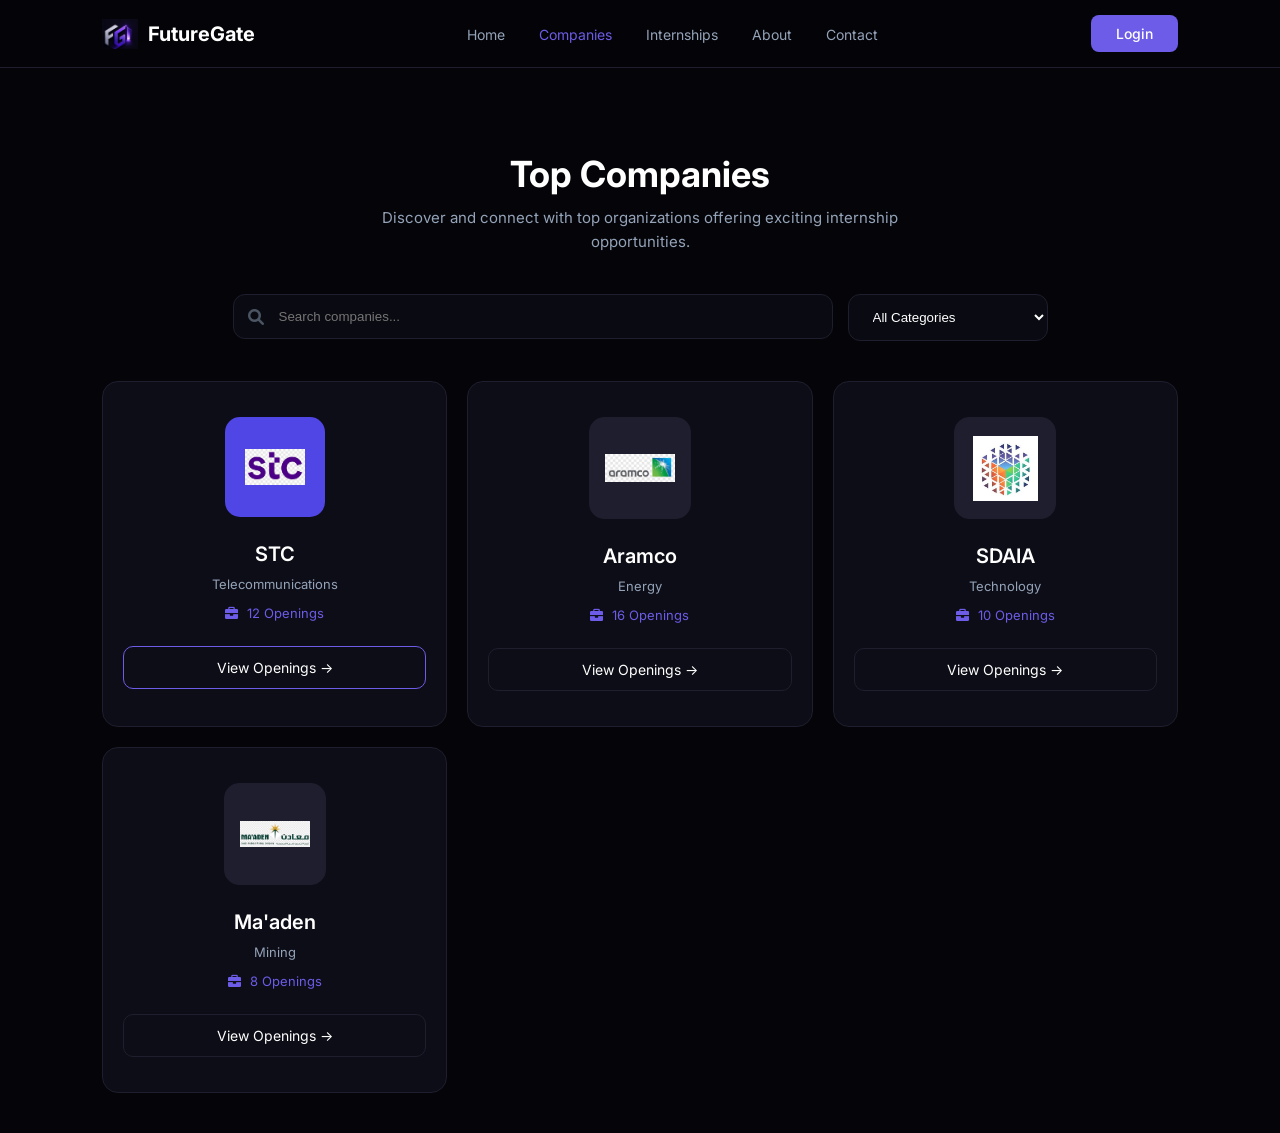
<file: companies.html>
<!DOCTYPE html>
<html lang="en">
<head>
    <meta charset="UTF-8">
    <meta name="viewport" content="width=device-width, initial-scale=1.0">
    <title>Companies - FutureGate</title>
    <link rel="stylesheet" href="style.css">
    <link rel="stylesheet" href="https://cdnjs.cloudflare.com/ajax/libs/font-awesome/6.0.0/css/all.min.css">
</head>
<body>

    <nav>
        <div class="logo">
            <img src="images/logo.png" height="30" onerror="this.style.display='none'">
            <span style="font-weight: bold; font-size: 20px;">FutureGate</span>
        </div>
        <div class="nav-links">
            <a href="index.html">Home</a>
            <a href="companies.html" class="active">Companies</a>
            <a href="internship.html">Internships</a>
            <a href="team.html">About</a>
            <a href="contact.html">Contact</a>
        </div>
        <a href="login.html" class="login-btn">Login</a>
    </nav>

    <header style="text-align: center; padding: 60px 0 20px;">
        <h1 style="font-size: 36px; margin-bottom: 10px;">Top Companies</h1>
        <p style="color: var(--text-gray); font-size: 15px; max-width: 600px; margin: 0 auto 40px; line-height: 1.6;">
            Discover and connect with top organizations offering exciting internship opportunities.
        </p>

        <div style="display: flex; gap: 15px; justify-content: center; padding: 0 8%; flex-wrap: wrap;">
            <div style="position: relative; width: 600px;">
                <i class="fas fa-search" style="position: absolute; left: 15px; top: 15px; color: #4b5563;"></i>
                <input type="text" placeholder="Search companies..." 
                       style="width: 100%; padding: 14px 14px 14px 45px; background: #0a0a12; border: 1px solid var(--border-color); border-radius: 12px; color: white; outline: none; box-sizing: border-box;">
            </div>
            <select style="padding: 14px 20px; background: #0a0a12; border: 1px solid var(--border-color); border-radius: 12px; color: white; outline: none; width: 200px; cursor: pointer;">
                <option>All Categories</option>
                <option>Technology</option>
                <option>Energy</option>
            </select>
        </div>
    </header>

    <div class="grid" style="padding-top: 20px;">
        
        <div class="card" style="text-align: center; padding: 35px 20px;">
            <div style="background: #4f46e5; width: 100px; height: 100px; border-radius: 15px; margin: 0 auto 25px; display: flex; align-items: center; justify-content: center;">
                <img src="images/stc.png" style="width: 60px;" alt="STC">
            </div>
            <h3 style="margin: 0; font-size: 20px; font-weight: 600;">STC</h3>
            <p style="color: var(--text-gray); font-size: 13px; margin: 10px 0;">Telecommunications</p>
            <p style="color: var(--primary-purple); font-size: 13px; margin-bottom: 25px;">
                <i class="fas fa-briefcase" style="margin-right: 5px;"></i> 12 Openings
            </p>
            <a href="#" class="view-btn" style="margin-top: 0; border-color: var(--primary-purple); color: white;">View Openings →</a>
        </div>

        <div class="card" style="text-align: center; padding: 35px 20px;">
            <div style="background: #1e1e2e; width: 100px; height: 100px; border-radius: 15px; margin: 0 auto 25px; display: flex; align-items: center; justify-content: center; border: 1px solid var(--border-color);">
                <img src="images/aramco.png" style="width: 70px;" alt="Aramco">
            </div>
            <h3 style="margin: 0; font-size: 20px; font-weight: 600;">Aramco</h3>
            <p style="color: var(--text-gray); font-size: 13px; margin: 10px 0;">Energy</p>
            <p style="color: var(--primary-purple); font-size: 13px; margin-bottom: 25px;">
                <i class="fas fa-briefcase" style="margin-right: 5px;"></i> 16 Openings
            </p>
            <a href="#" class="view-btn" style="margin-top: 0;">View Openings →</a>
        </div>

        <div class="card" style="text-align: center; padding: 35px 20px;">
            <div style="background: #1e1e2e; width: 100px; height: 100px; border-radius: 15px; margin: 0 auto 25px; display: flex; align-items: center; justify-content: center; border: 1px solid var(--border-color);">
                <img src="images/sdaia.png" style="width: 65px;" alt="SDAIA">
            </div>
            <h3 style="margin: 0; font-size: 20px; font-weight: 600;">SDAIA</h3>
            <p style="color: var(--text-gray); font-size: 13px; margin: 10px 0;">Technology</p>
            <p style="color: var(--primary-purple); font-size: 13px; margin-bottom: 25px;">
                <i class="fas fa-briefcase" style="margin-right: 5px;"></i> 10 Openings
            </p>
            <a href="#" class="view-btn" style="margin-top: 0;">View Openings →</a>
        </div>

        <div class="card" style="text-align: center; padding: 35px 20px;">
            <div style="background: #1e1e2e; width: 100px; height: 100px; border-radius: 15px; margin: 0 auto 25px; display: flex; align-items: center; justify-content: center; border: 1px solid var(--border-color);">
                <img src="images/maaden.png" style="width: 70px;" alt="Ma'aden">
            </div>
            <h3 style="margin: 0; font-size: 20px; font-weight: 600;">Ma'aden</h3>
            <p style="color: var(--text-gray); font-size: 13px; margin: 10px 0;">Mining</p>
            <p style="color: var(--primary-purple); font-size: 13px; margin-bottom: 25px;">
                <i class="fas fa-briefcase" style="margin-right: 5px;"></i> 8 Openings
            </p>
            <a href="#" class="view-btn" style="margin-top: 0;">View Openings →</a>
        </div>

    </div>

</body>
</html>
</file>
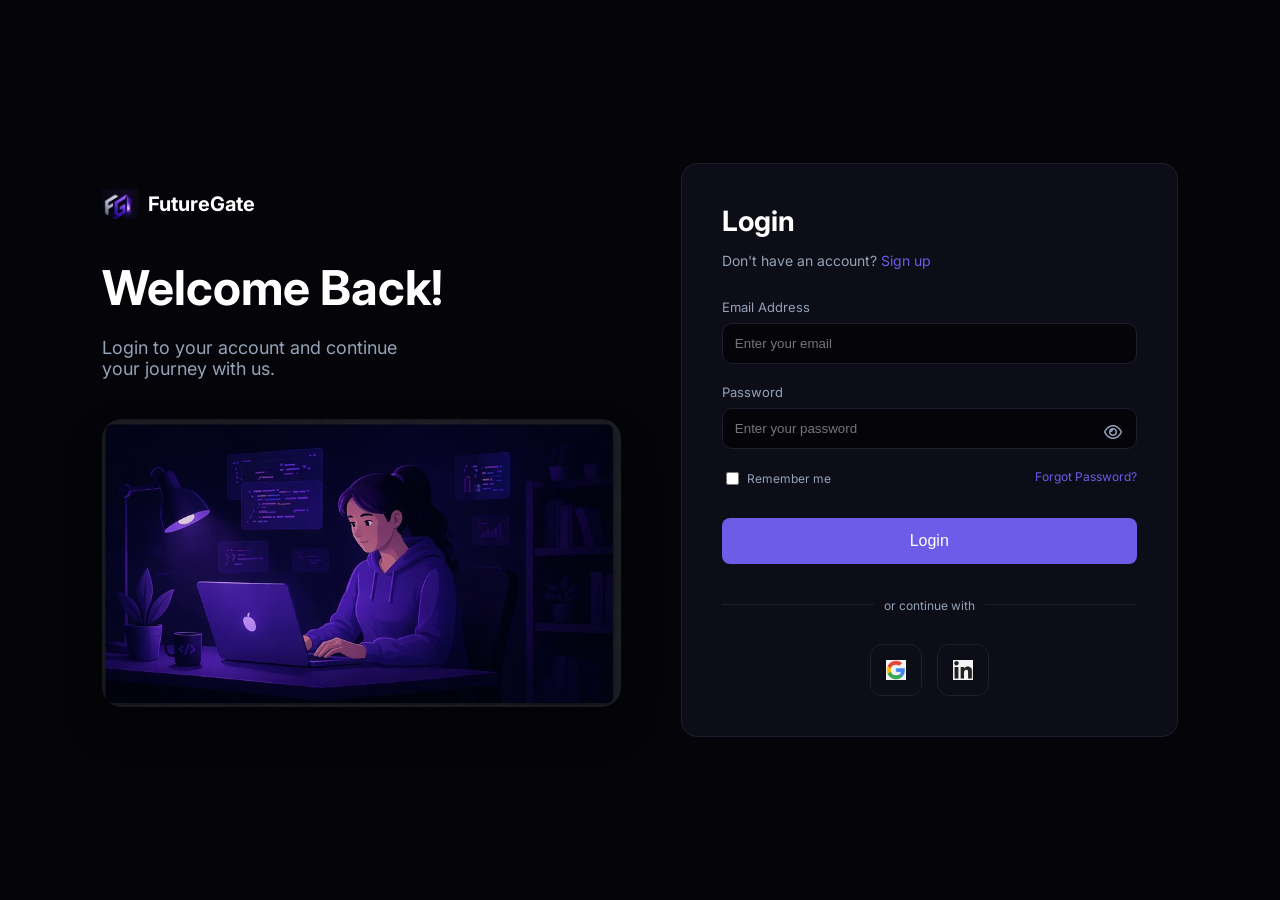
<file: login.html>
<!DOCTYPE html>
<html lang="en">
<head>
    <meta charset="UTF-8">
    <meta name="viewport" content="width=device-width, initial-scale=1.0">
    <title>FutureGate - Login</title>
    <link rel="stylesheet" href="style.css">
    <link rel="stylesheet" href="https://cdnjs.cloudflare.com/ajax/libs/font-awesome/6.0.0/css/all.min.css">
</head>
<body style="display: flex; min-height: 100vh; align-items: center; justify-content: center; padding: 0 8%;">

    <div style="display: flex; width: 100%; max-width: 1100px; gap: 60px; align-items: center;">
        
        <div style="flex: 1; display: none; display: block;">
            <div style="display: flex; align-items: center; gap: 10px; margin-bottom: 40px;">
                <img src="images/logo.png" height="30" onerror="this.style.display='none'">
                <span style="font-weight: bold; font-size: 20px;">FutureGate</span>
            </div>
            <h1 style="font-size: 48px; margin: 0; line-height: 1.2;">Welcome Back!</h1>
            <p style="color: var(--text-gray); font-size: 18px; margin: 20px 0 40px;">
                Login to your account and continue <br>your journey with us.
            </p>
            <img src="images/cooding.jpg" style="width: 100%; border-radius: 20px; box-shadow: 0 20px 40px rgba(0,0,0,0.3);">
        </div>

        <div class="card" style="flex: 0.8; max-width: 420px; padding: 40px;">
            <h2 style="margin: 0 0 10px 0; font-size: 28px;">Login</h2>
            <p style="color: var(--text-gray); font-size: 14px; margin-bottom: 30px;">
                Don't have an account? <a href="#" style="color: var(--primary-purple); text-decoration: none;">Sign up</a>
            </p>

            <form>
                <div style="margin-bottom: 20px;">
                    <label style="display: block; font-size: 13px; color: var(--text-gray); margin-bottom: 8px;">Email Address</label>
                    <input type="email" placeholder="Enter your email" 
                           style="width: 100%; padding: 12px; background: #050509; border: 1px solid var(--border-color); border-radius: 10px; color: white; outline: none; box-sizing: border-box;">
                </div>

                <div style="margin-bottom: 20px; position: relative;">
                    <label style="display: block; font-size: 13px; color: var(--text-gray); margin-bottom: 8px;">Password</label>
                    <input type="password" placeholder="Enter your password" 
                           style="width: 100%; padding: 12px; background: #050509; border: 1px solid var(--border-color); border-radius: 10px; color: white; outline: none; box-sizing: border-box;">
                    <i class="far fa-eye" style="position: absolute; right: 15px; top: 40px; color: var(--text-gray); cursor: pointer;"></i>
                </div>

                <div style="display: flex; justify-content: space-between; font-size: 12px; margin-bottom: 30px;">
                    <label style="display: flex; align-items: center; gap: 5px; cursor: pointer; color: var(--text-gray);">
                        <input type="checkbox" style="accent-color: var(--primary-purple);"> Remember me
                    </label>
                    <a href="#" style="color: var(--primary-purple); text-decoration: none;">Forgot Password?</a>
                </div>

                <button type="submit" class="login-btn" style="width: 100%; border: none; padding: 14px; cursor: pointer; font-size: 16px;">
                    Login
                </button>
            </form>

            <div style="text-align: center; margin: 30px 0; position: relative;">
                <span style="background: var(--card-bg); padding: 0 10px; color: var(--text-gray); font-size: 12px; position: relative; z-index: 1;">or continue with</span>
                <hr style="position: absolute; top: 50%; width: 100%; border: 0; border-top: 1px solid var(--border-color); margin: 0;">
            </div>

            <div style="display: flex; gap: 15px; justify-content: center;">
                <div style="width: 50px; height: 50px; border: 1px solid var(--border-color); border-radius: 12px; display: flex; align-items: center; justify-content: center; cursor: pointer;">
                    <img src="images/google.png" width="20" onerror="this.style.display='none'">
                </div>
                <div style="width: 50px; height: 50px; border: 1px solid var(--border-color); border-radius: 12px; display: flex; align-items: center; justify-content: center; cursor: pointer;">
                    <img src="images/linkedin.png" width="20" onerror="this.style.display='none'">
                </div>
            </div>
        </div>
    </div>

</body>
</html>
</file>
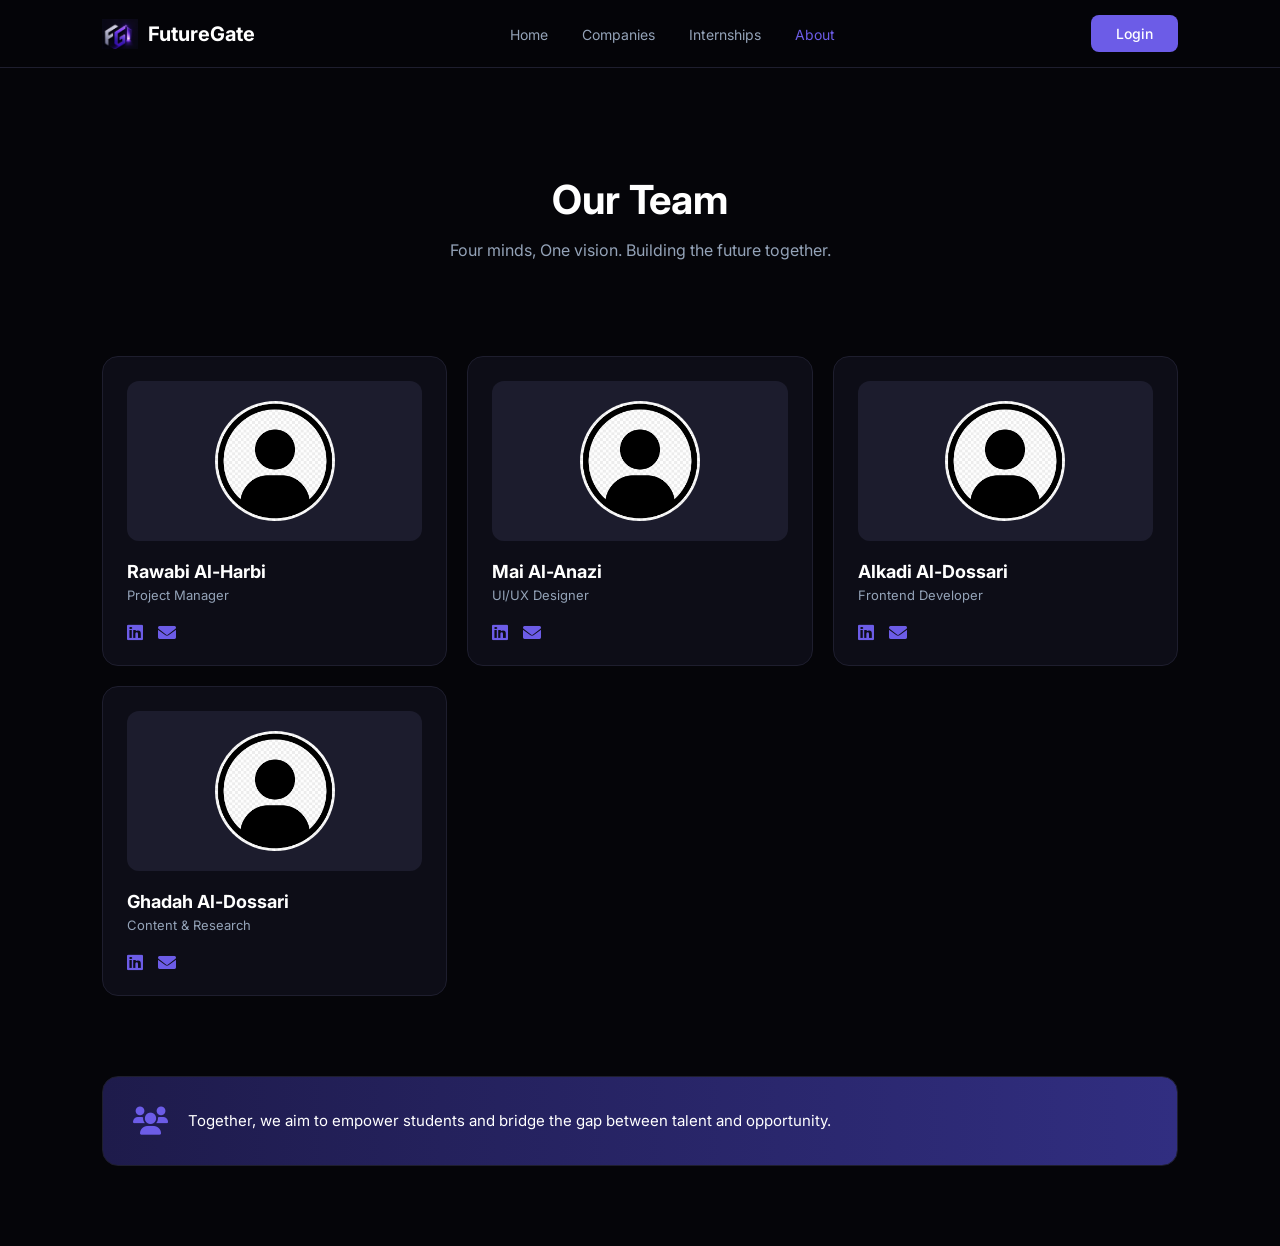
<file: team.html>
<!DOCTYPE html>
<html lang="en">
<head>
    <meta charset="UTF-8">
    <meta name="viewport" content="width=device-width, initial-scale=1.0">
    <title>Our Team - FutureGate</title>
    <link rel="stylesheet" href="style.css">
    <link rel="stylesheet" href="https://cdnjs.cloudflare.com/ajax/libs/font-awesome/6.0.0/css/all.min.css">
</head>
<body>

    <nav>
        <div class="logo">
            <img src="images/logo.png" height="30" onerror="this.style.display='none'">
            <span style="font-weight: bold; font-size: 20px;">FutureGate</span>
        </div>
        <div class="nav-links">
            <a href="index.html">Home</a>
            <a href="companies.html">Companies</a>
            <a href="internship.html">Internships</a>
            <a href="team.html" class="active">About</a>
        </div>
        <a href="login.html" class="login-btn">Login</a>
    </nav>

    <header style="text-align: center; padding: 80px 0 40px;">
        <h1 style="font-size: 40px; margin-bottom: 10px;">Our Team</h1>
        <p style="color: var(--text-gray); font-size: 16px;">Four minds, One vision. Building the future together.</p>
    </header>

    <div class="grid" style="justify-content: center; max-width: 1200px; margin: 0 auto;">
        
        <div class="card" style="text-align: left;">
            <div style="background: #1c1c2d; border-radius: 12px; padding: 20px; margin-bottom: 20px; display: flex; justify-content: center;">
                <img src="images/member1.png" alt="Rawabi" style="width: 120px; height: 120px; border-radius: 50%; object-fit: cover;">
            </div>
            <h4 style="margin: 0; font-size: 18px;">Rawabi Al-Harbi</h4>
            <p style="color: var(--text-gray); font-size: 13px; margin: 5px 0 20px;">Project Manager</p>
            <div style="display: flex; gap: 15px; color: var(--primary-purple); font-size: 18px;">
                <i class="fab fa-linkedin"></i>
                <i class="fas fa-envelope"></i>
            </div>
        </div>

        <div class="card" style="text-align: left;">
            <div style="background: #1c1c2d; border-radius: 12px; padding: 20px; margin-bottom: 20px; display: flex; justify-content: center;">
                <img src="images/member2.png" alt="Mai" style="width: 120px; height: 120px; border-radius: 50%; object-fit: cover;">
            </div>
            <h4 style="margin: 0; font-size: 18px;">Mai Al-Anazi</h4>
            <p style="color: var(--text-gray); font-size: 13px; margin: 5px 0 20px;">UI/UX Designer</p>
            <div style="display: flex; gap: 15px; color: var(--primary-purple); font-size: 18px;">
                <i class="fab fa-linkedin"></i>
                <i class="fas fa-envelope"></i>
            </div>
        </div>

        <div class="card" style="text-align: left;">
            <div style="background: #1c1c2d; border-radius: 12px; padding: 20px; margin-bottom: 20px; display: flex; justify-content: center;">
                <img src="images/member3.png" alt="Alkadi" style="width: 120px; height: 120px; border-radius: 50%; object-fit: cover;">
            </div>
            <h4 style="margin: 0; font-size: 18px;">Alkadi Al-Dossari</h4>
            <p style="color: var(--text-gray); font-size: 13px; margin: 5px 0 20px;">Frontend Developer</p>
            <div style="display: flex; gap: 15px; color: var(--primary-purple); font-size: 18px;">
                <i class="fab fa-linkedin"></i>
                <i class="fas fa-envelope"></i>
            </div>
        </div>

        <div class="card" style="text-align: left;">
            <div style="background: #1c1c2d; border-radius: 12px; padding: 20px; margin-bottom: 20px; display: flex; justify-content: center;">
                <img src="images/member4.png" alt="Ghadah" style="width: 120px; height: 120px; border-radius: 50%; object-fit: cover;">
            </div>
            <h4 style="margin: 0; font-size: 18px;">Ghadah Al-Dossari</h4>
            <p style="color: var(--text-gray); font-size: 13px; margin: 5px 0 20px;">Content & Research</p>
            <div style="display: flex; gap: 15px; color: var(--primary-purple); font-size: 18px;">
                <i class="fab fa-linkedin"></i>
                <i class="fas fa-envelope"></i>
            </div>
        </div>

    </div>

    <div style="background: linear-gradient(90deg, #1e1b4b 0%, #312e81 100%); margin: 40px 8% 80px; padding: 30px; border-radius: 16px; display: flex; align-items: center; gap: 20px; border: 1px solid var(--border-color);">
        <i class="fas fa-users" style="font-size: 28px; color: var(--primary-purple);"></i>
        <p style="margin: 0; font-size: 15px; line-height: 1.6;">Together, we aim to empower students and bridge the gap between talent and opportunity.</p>
    </div>

</body>
</html>
</file>
<file: style.css>
@import url('https://fonts.googleapis.com/css2?family=Inter:wght@300;400;500;600;700&display=swap');

:root {
    --primary-purple: #6c5ce7;
    --dark-bg: #050509;
    --card-bg: #0d0d17;
    --border-color: #1e1e2e;
    --text-gray: #94a3b8;
}

body {
    background-color: var(--dark-bg);
    color: white;
    font-family: 'Inter', sans-serif;
    margin: 0;
    padding: 0;
}

/* Navbar - الهيدر العلوي */
nav {
    display: flex;
    justify-content: space-between;
    align-items: center;
    padding: 15px 8%;
    background: rgba(5, 5, 9, 0.95);
    border-bottom: 1px solid var(--border-color);
    position: sticky;
    top: 0;
    z-index: 1000;
}

.logo {
    display: flex;
    align-items: center;
    gap: 10px;
}

.nav-links a {
    color: var(--text-gray);
    text-decoration: none;
    margin: 0 15px;
    font-size: 14px;
    transition: 0.3s;
}

.nav-links a.active, .nav-links a:hover {
    color: var(--primary-purple);
}

.login-btn {
    background: var(--primary-purple);
    color: white;
    padding: 10px 25px;
    border-radius: 8px;
    text-decoration: none;
    font-size: 14px;
    font-weight: 500;
}

/* Grid Layout - توزيع الكروت */
.grid {
    display: grid;
    grid-template-columns: repeat(auto-fit, minmax(280px, 1fr));
    gap: 20px;
    padding: 40px 8%;
}

/* Card Style - شكل الكرت الموحد */
.card {
    background: var(--card-bg);
    border: 1px solid var(--border-color);
    border-radius: 16px;
    padding: 24px;
    transition: 0.3s;
}

.card:hover {
    border-color: var(--primary-purple);
}

/* Buttons - الأزرار */
.view-btn {
    display: block;
    text-align: center;
    padding: 12px;
    border: 1px solid var(--border-color);
    border-radius: 10px;
    color: white;
    text-decoration: none;
    margin-top: 20px;
    font-size: 14px;
    transition: 0.3s;
}

.view-btn:hover {
    background: var(--primary-purple);
}
</file>
